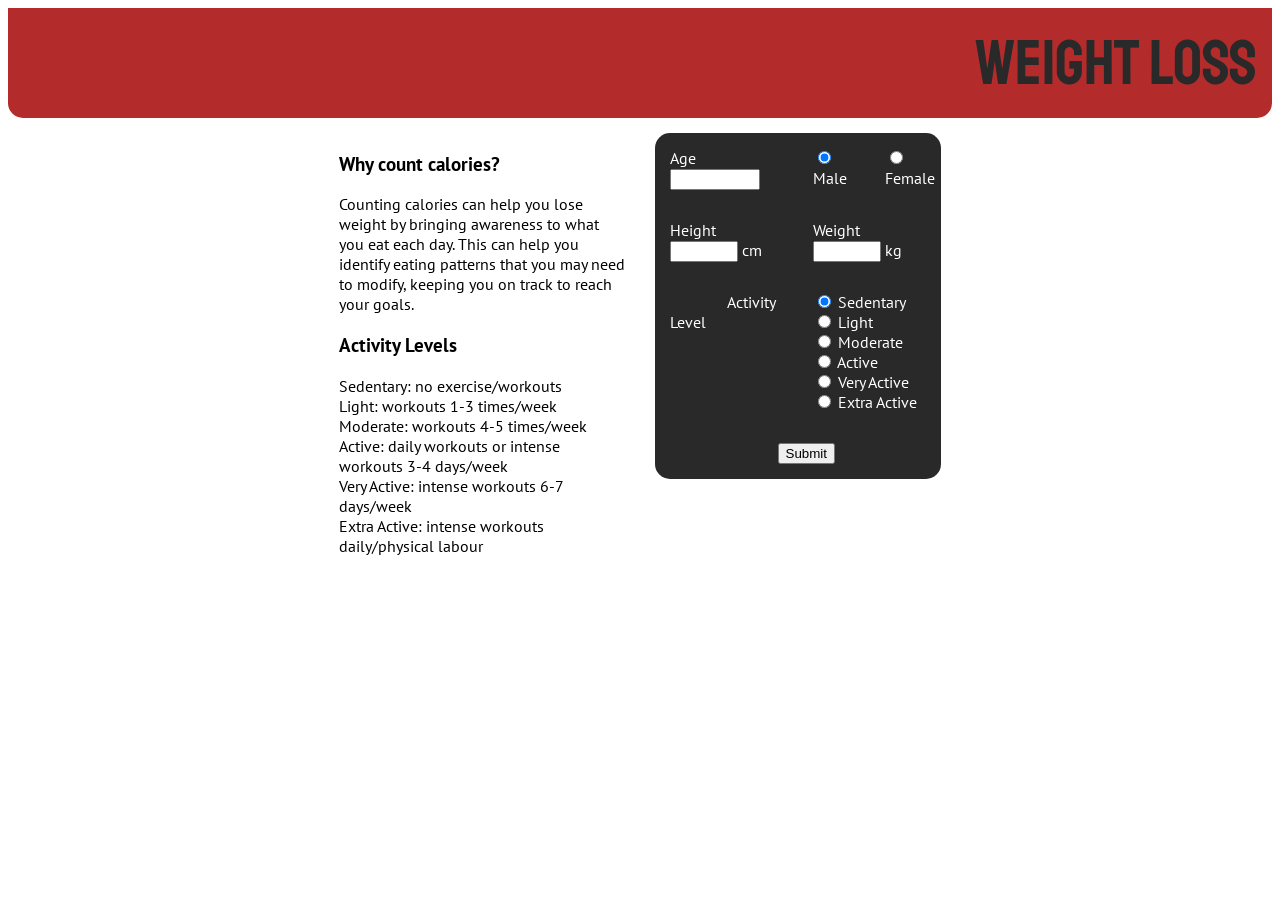
<file: src/projects/dapp/Calorie Calculator/index.html>
<!DOCTYPE html>
<html lang="en">
<head>
    <link rel='stylesheet' href='main.css'>
    <link rel="preconnect" href="https://fonts.googleapis.com">
    <link rel="preconnect" href="https://fonts.gstatic.com" crossorigin>
    <link href="https://fonts.googleapis.com/css2?family=PT+Sans&family=Staatliches&display=swap" rel="stylesheet">

    <script src="js/math.js" type="text/javascript"></script>

    <meta charset="UTF-8">
    <meta http-equiv="X-UA-Compatible" content="IE=edge">
    <meta name="viewport" content="width=device-width, initial-scale=1.0">
    <title>NO CALORIES</title>
</head>
<body>
    <div class='row'>
        <div class='header'>
            WEIGHT LOSS
        </div>
    </div>

    <div class='row'>
        <div class='col-25'></div>
        <div class='col-25'>
            <div class='faq-block'>
                <h3>Why count calories?</h3>
                <p>Counting calories can help you lose weight by bringing awareness to what you eat each day. This can help you identify eating patterns that you may need to modify, keeping you on track to reach your goals.</p>
                <h3>Activity Levels</h3>
                <p>Sedentary: no exercise/workouts
                    <br>Light: workouts 1-3 times/week
                    <br>Moderate: workouts 4-5 times/week
                    <br>Active: daily workouts or intense workouts 3-4 days/week
                    <br>Very Active: intense workouts 6-7 days/week
                    <br>Extra Active: intense workouts daily/physical labour
                </p>
            </div>
        </div>
        <div class='col-25'>
            <div class='form-block'>
                <form action="cal.html">
                    <div class='row'>
                        <div class='col-50'>
                            <label for='age-field'>Age</label>
                            <input type="number" class='age-field' id='age-field'>
                        </div>
                        <div class='col-25'>
                            <input type="radio" class='m-radio' id='m-radio' onclick="genderRadioMale()">
                            <label for='m-radio'>Male</label>
                        </div>
                        <div class='col-25'>
                            <input type="radio" class='f-radio' id='f-radio' onclick="genderRadioFem()">
                            <label for='f-radio'>Female</label>
                        </div>
                    </div>
                
                    <div class='row'>
                        <div class='col-50'>
                            <label for='height-field'>Height</label>
                            <input type="number" class='height-field' id='height-field'>
                            <label for='height-field'>cm</label>
                        </div>
                        <div class='col-50'>
                            <label for='height-field'>Weight</label>
                            <input type="number" class='weight-field' id='weight-field'>
                            <label for='weight-field'>kg</label>
                        </div>
                    </div>

                    <div class='row'>
                        <div class='col-50'>
                            <label class='activity-label'>Activity Level</label>
                        </div>
                        <div class='col-50'>
                            <div class='row'>
                                <input type="radio" class='sedentary' id='sedentary' onclick="setSed()">
                                <label for='sedentary'>Sedentary</label>
                            </div>

                            <div class='row'>
                                <input type="radio" class='light' id='light' onclick="setLig()">
                                <label for='light'>Light</label>
                            </div>

                            <div class='row'>
                                <input type="radio" class='moderate' id='moderate' onclick="setMod()">
                                <label for='moderate'>Moderate</label>
                            </div>

                            <div class='row'>
                                <input type="radio" class='active' id='active' onclick="setAct()">
                                <label for='active'>Active</label>
                            </div>

                            <div class='row'>
                                <input type="radio" class='very-active' id='very-active' onclick="setVac()">
                                <label for='very-active'>Very Active</label>
                            </div>
                        
                            <div class='row'>
                                <input type="radio" class='extra-active' id='extra-active' onclick="setEac()">
                                <label for='extra-active'>Extra Active</label>
                            </div>
                        </div>
                    </div>

                    <div class='row'>
                        <div class='col-100'>
                            <input type="submit" class='submit-button1' id='submit-button1' onclick="useFormula()">
                        </div>
                    </div>
                </form>
            </div>
        </div>
        <div class='col-25'></div>
    </div>

    <script src='js/main.js'></script>
</body>
</html>
</file>
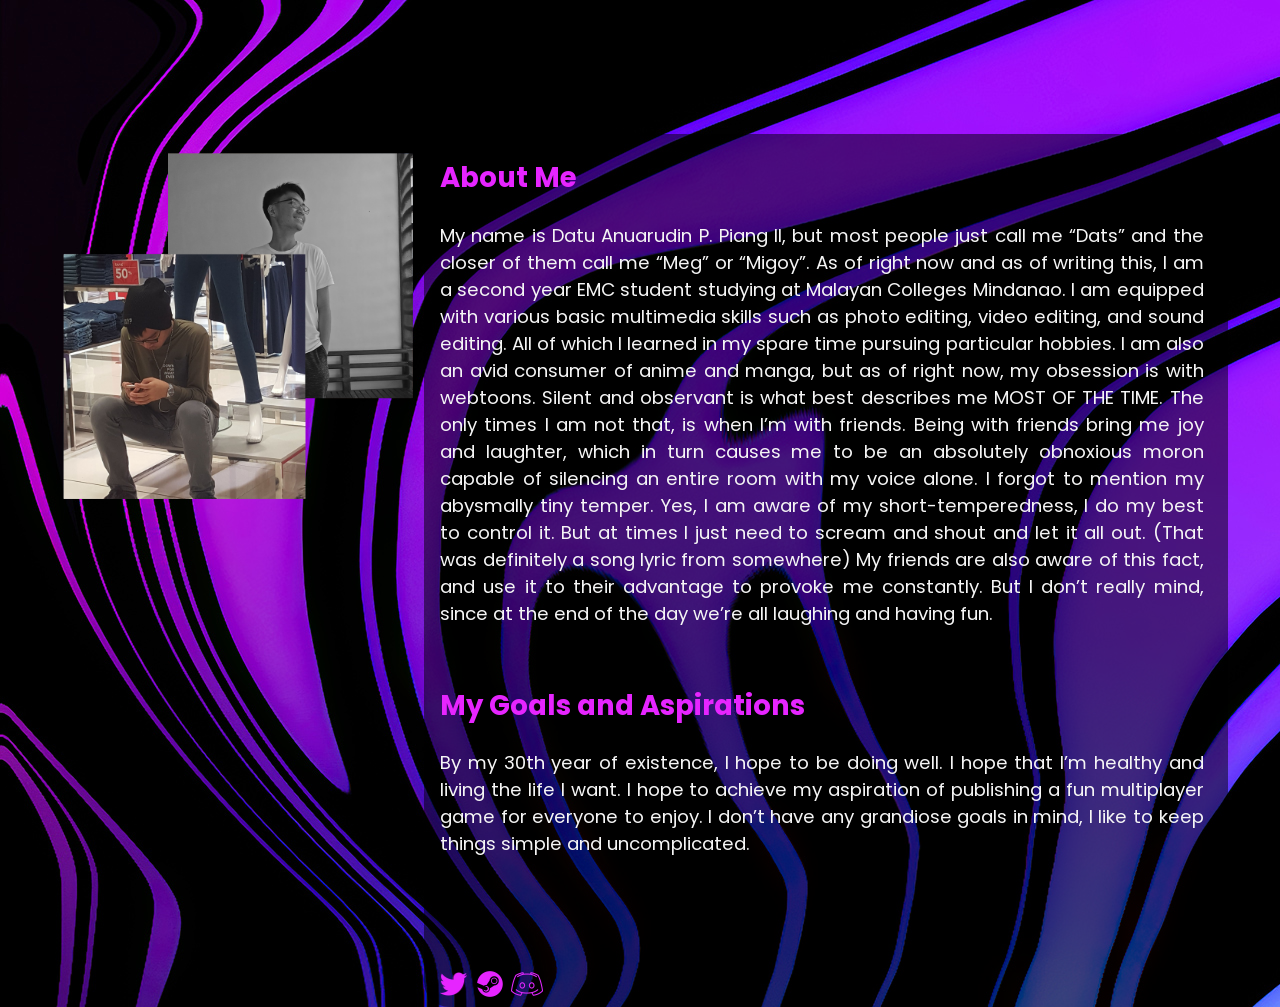
<file: src/projects/dapp/autobio/main.html>
<!DOCTYPE html>
<html lang="en">
<head>
    <meta charset="UTF-8">
    <meta http-equiv="X-UA-Compatible" content="IE=edge">
    <meta name="viewport" content="width=device-width, initial-scale=1.0">
    <title>Autobiography</title>
    <link rel="stylesheet" href="main.css">
    <link rel="preconnect" href="https://fonts.googleapis.com">
    <link rel="preconnect" href="https://fonts.gstatic.com" crossorigin>
    <link href="https://fonts.googleapis.com/css2?family=Poppins:ital,wght@0,200;0,300;0,400;0,600;1,100;1,700&display=swap" rel="stylesheet">
</head>
<body>
    <div class="pad"></div>
    <div class="content">
        <div class="img_ani">
            <div class="image1">
                <img src="img/img1.png">
            </div>
            <div class="image2">
                <img src="img/img2.png">
            </div></div>
        <div class="about-me">
            <div class="par1">
                <h2>About Me</h2>
                <p>My name is Datu Anuarudin P. Piang II, but most people just call me
                “Dats” and the closer of them call me “Meg” or “Migoy”. As of right
                now and as of writing this, I am a second year EMC student studying
                at Malayan Colleges Mindanao. I am equipped with various basic
                multimedia skills such as photo editing, video editing, and sound
                editing. All of which I learned in my spare time pursuing particular
                hobbies. I am also an avid consumer of anime and manga, but as of right
                now, my obsession is with webtoons. Silent and observant is what best
                describes me MOST OF THE TIME. The only times I am not that, is when
                I’m with friends. Being with friends bring me joy and laughter, which
                in turn causes me to be an absolutely obnoxious moron capable of
                silencing an entire room with my voice alone. I forgot to mention
                my abysmally tiny temper. Yes, I am aware of my short-temperedness, I
                do my best to control it. But at times I just need to scream and shout
                and let it all out. (That was definitely a song lyric from somewhere)
                My friends are also aware of this fact, and use it to their advantage
                to provoke me constantly. But I don’t really mind, since at the end of
                the day we’re all laughing and having fun.</p>
            </div>
            <div class="par2">
                <h2>My Goals and Aspirations</h2>
                <p>By my 30th year of existence, I hope to be doing well. I hope that I’m
                healthy and living the life I want. I hope to achieve my aspiration of
                publishing a fun multiplayer game for everyone to enjoy. I don’t have
                any grandiose goals in mind, I like to keep things simple and uncomplicated.</p>
            </div>
            <div class="social">
                <a href="https://twitter.com/thetwomeg"><img src="img/twitter.png"></a>
                <a href="https://steamcommunity.com/id/the_2meg/"><img src="img/steam.png" ></a>
                <a href="https://discordapp.com/users/300639919586672652"><img src="img/discord.png"></a>
            </div>
        </div>
        
    </div>
</body>
</html>
</file>
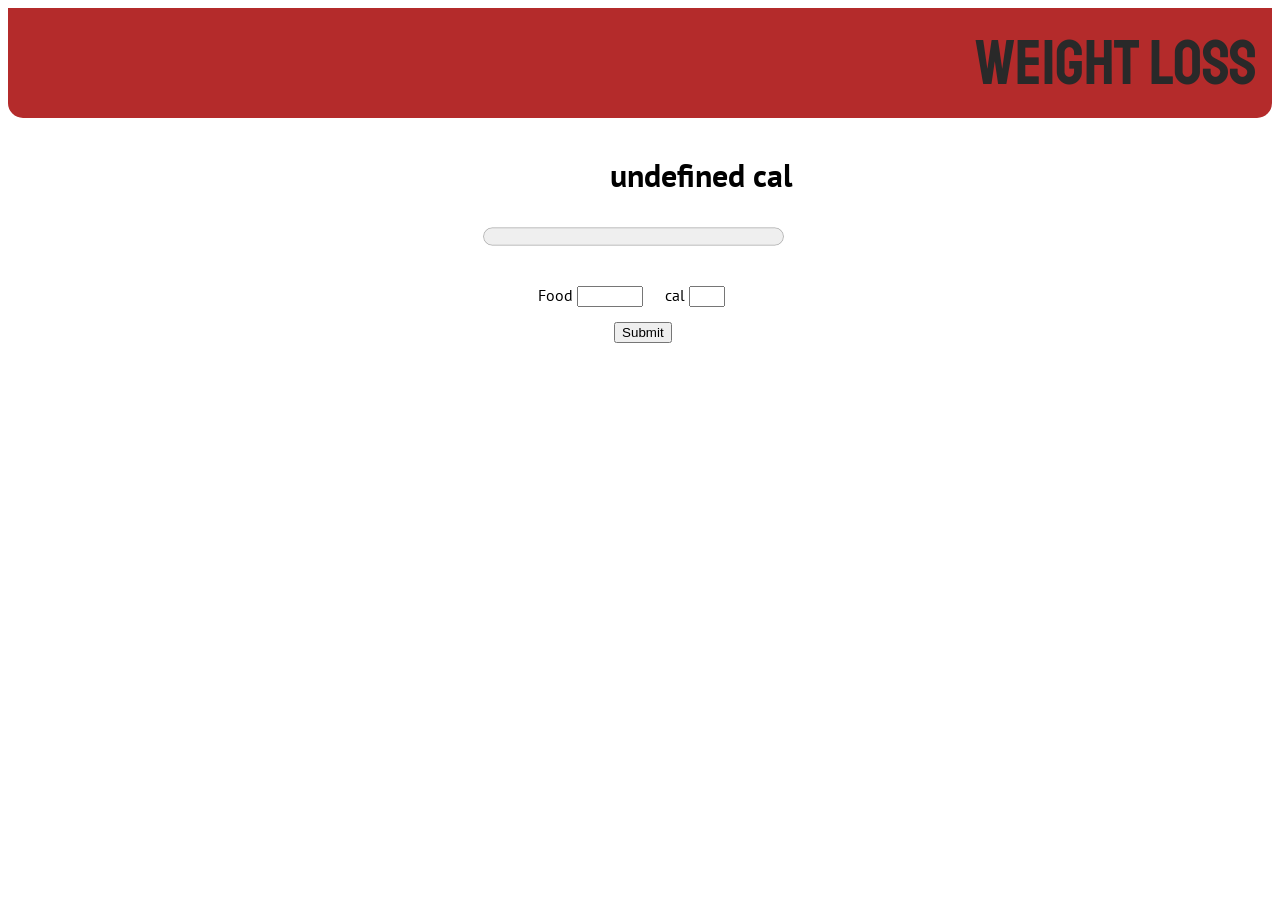
<file: src/projects/dapp/Calorie Calculator/cal.html>
<!DOCTYPE html>
<html lang="en">
<head>
    <link rel='stylesheet' href='main.css'>
    <link rel="preconnect" href="https://fonts.googleapis.com">
    <link rel="preconnect" href="https://fonts.gstatic.com" crossorigin>
    <link href="https://fonts.googleapis.com/css2?family=PT+Sans&family=Staatliches&display=swap" rel="stylesheet">

    <script src="js/math.js" type="text/javascript"></script>

    <meta charset="UTF-8">
    <meta http-equiv="X-UA-Compatible" content="IE=edge">
    <meta name="viewport" content="width=device-width, initial-scale=1.0">
    <title>NO CALORIES</title>
</head>
<body>
    <div class='row'>
        <div class='header'>
            WEIGHT LOSS
        </div>
    </div>

    <div class='row'>
        <div class='col-25'></div>
        <div class='col-50'>
            <div class='counter'>
                <div class='cal-values'>
                    <h1><a id='cal_limit'>0</a> cal</h1>
                </div>
                
                <progress class='progress-bar' max="1200" value="600" id='progress-bar'></progress>
            </div>
        </div>
        <div class='col-25'></div>
    </div>

    <div class='row'>
        <div class='col-25'></div>
        <div class='col-50'>
            <div class='food-container'>
                <div class='row'>
                    <label for='food-field' class='food-label'>Food</label>
                    <input type='text' class='food-field' id='food-field'>
                    <label for='cal-field' class='cal-label'>cal</label>
                    <input type='text' class='cal-field' id='cal-field'>
                </div>
    
                <div class='row'>
                    <input type="submit" class='submit-button2' onclick="subCals()">
                </div>
            </div>
        </div>
        <div class='col-25'></div>
    </div>
    
    <script src='js/cal.js'></script>
</body>
</html>
</file>
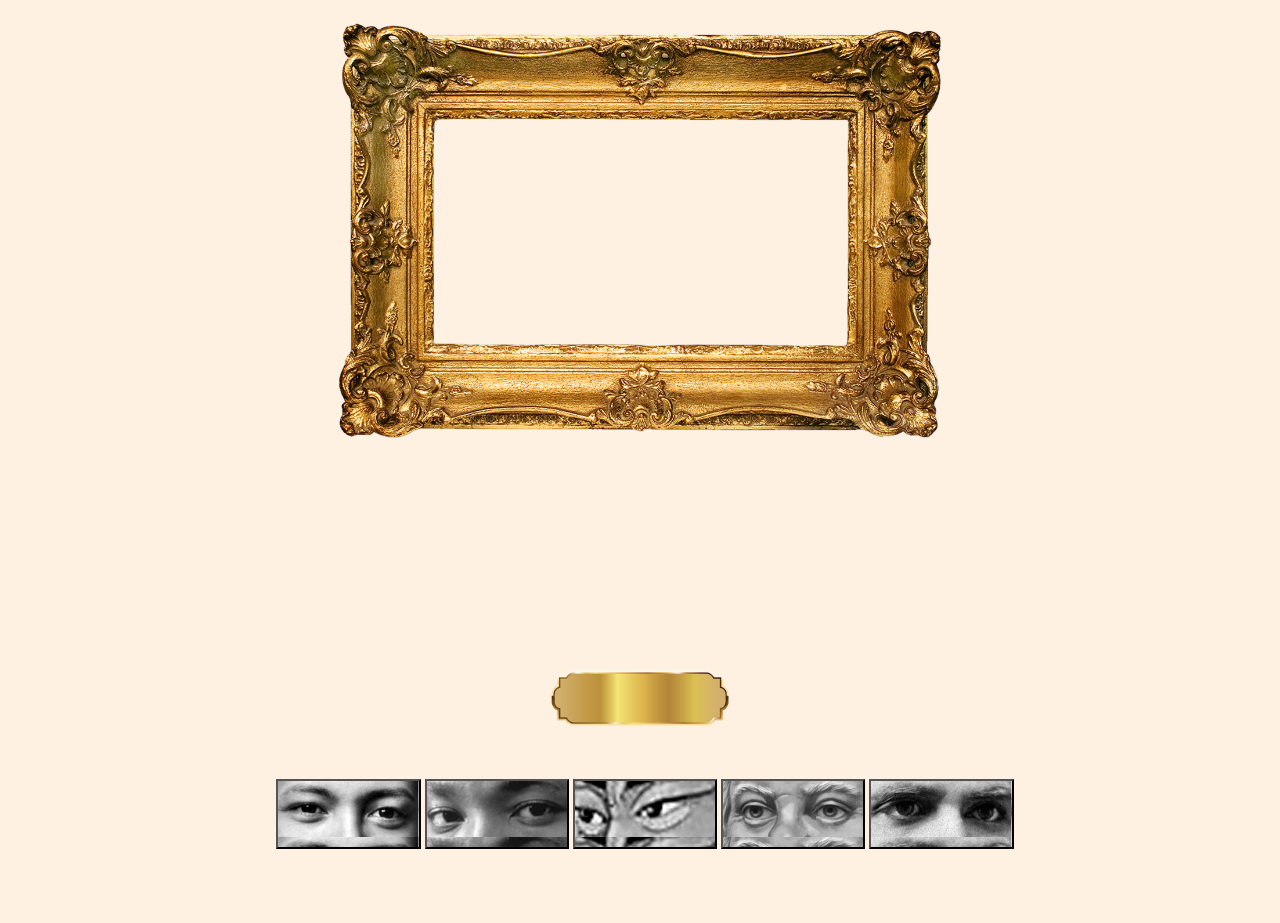
<file: src/projects/dapp/Quote Generator/main.html>
<!DOCTYPE html>
<html lang="en">
<head>
    <link rel='stylesheet' href='main.css'>
    <link rel="preconnect" href="https://fonts.googleapis.com">
    <link rel="preconnect" href="https://fonts.gstatic.com" crossorigin>
    <link href="https://fonts.googleapis.com/css2?family=Noto+Serif:ital@0;1&display=swap" rel="stylesheet">

    <meta charset="UTF-8">
    <meta http-equiv="X-UA-Compatible" content="IE=edge">
    <meta name="viewport" content="width=device-width, initial-scale=1.0">
    <title>Don't Quote Me On That</title>
</head>
<body>
    <div class='row'>
        <div class='col-1'></div>
        <div class='col-2'>
            <div class='frame_container'>
                <img src='img/blank.png' class='bg_img' id='bg_img'>
                <img src='img/blank.png' class='person_img' id='person_img'>
                <h1 class='quote_txt' id='quote_txt'></h1>
                <img src='img/frame.png' class='frame_img'>
            </div>
        </div>
        <div class='col-1'></div>
    </div>

    <div class='row'>
        <div class='col-1'></div>
        <div class='col-2'>
            <div class='plate_container'>
                <img src='img/plate.png' class='plate_img'>
                <h1 class='plate_txt' id='plate_txt'></h1>
            </div>
        </div>
        <div class='col-1'></div>
    </div>
        
    <div class='row'>
        <div class='col-4'></div>
        <div class='col-3'>
            <div class='button_container'>
                <button class='btn rizal' id='btn-rizal' onclick="setRizal()"></button>
                <button class='btn mart' id='btn-mart' onclick="setMart()"></button>
                <button class='btn sun' id='btn-sun' onclick="setSun()"></button>
                <button class='btn soc' id='btn-soc' onclick="setSoc()"></button>
                <button class='btn niet' id='btn-niet' onclick="setNiet()"></button>
            </div>
        </div>
        <div class='col-4'></div>
    </div>

    <div class='row'>
        <div class='col-1'></div>
        <div class='col-2'>
            <div class='quote_button_container'>
                <button class='quote_btn' id='quote_btn' onclick="getQuote()">EMPART WISDOM</button>
            </div>
        </div>
        <div class='col-1'></div>
    </div>
    <script src='main.js'></script>
</body>
</html>
</file>
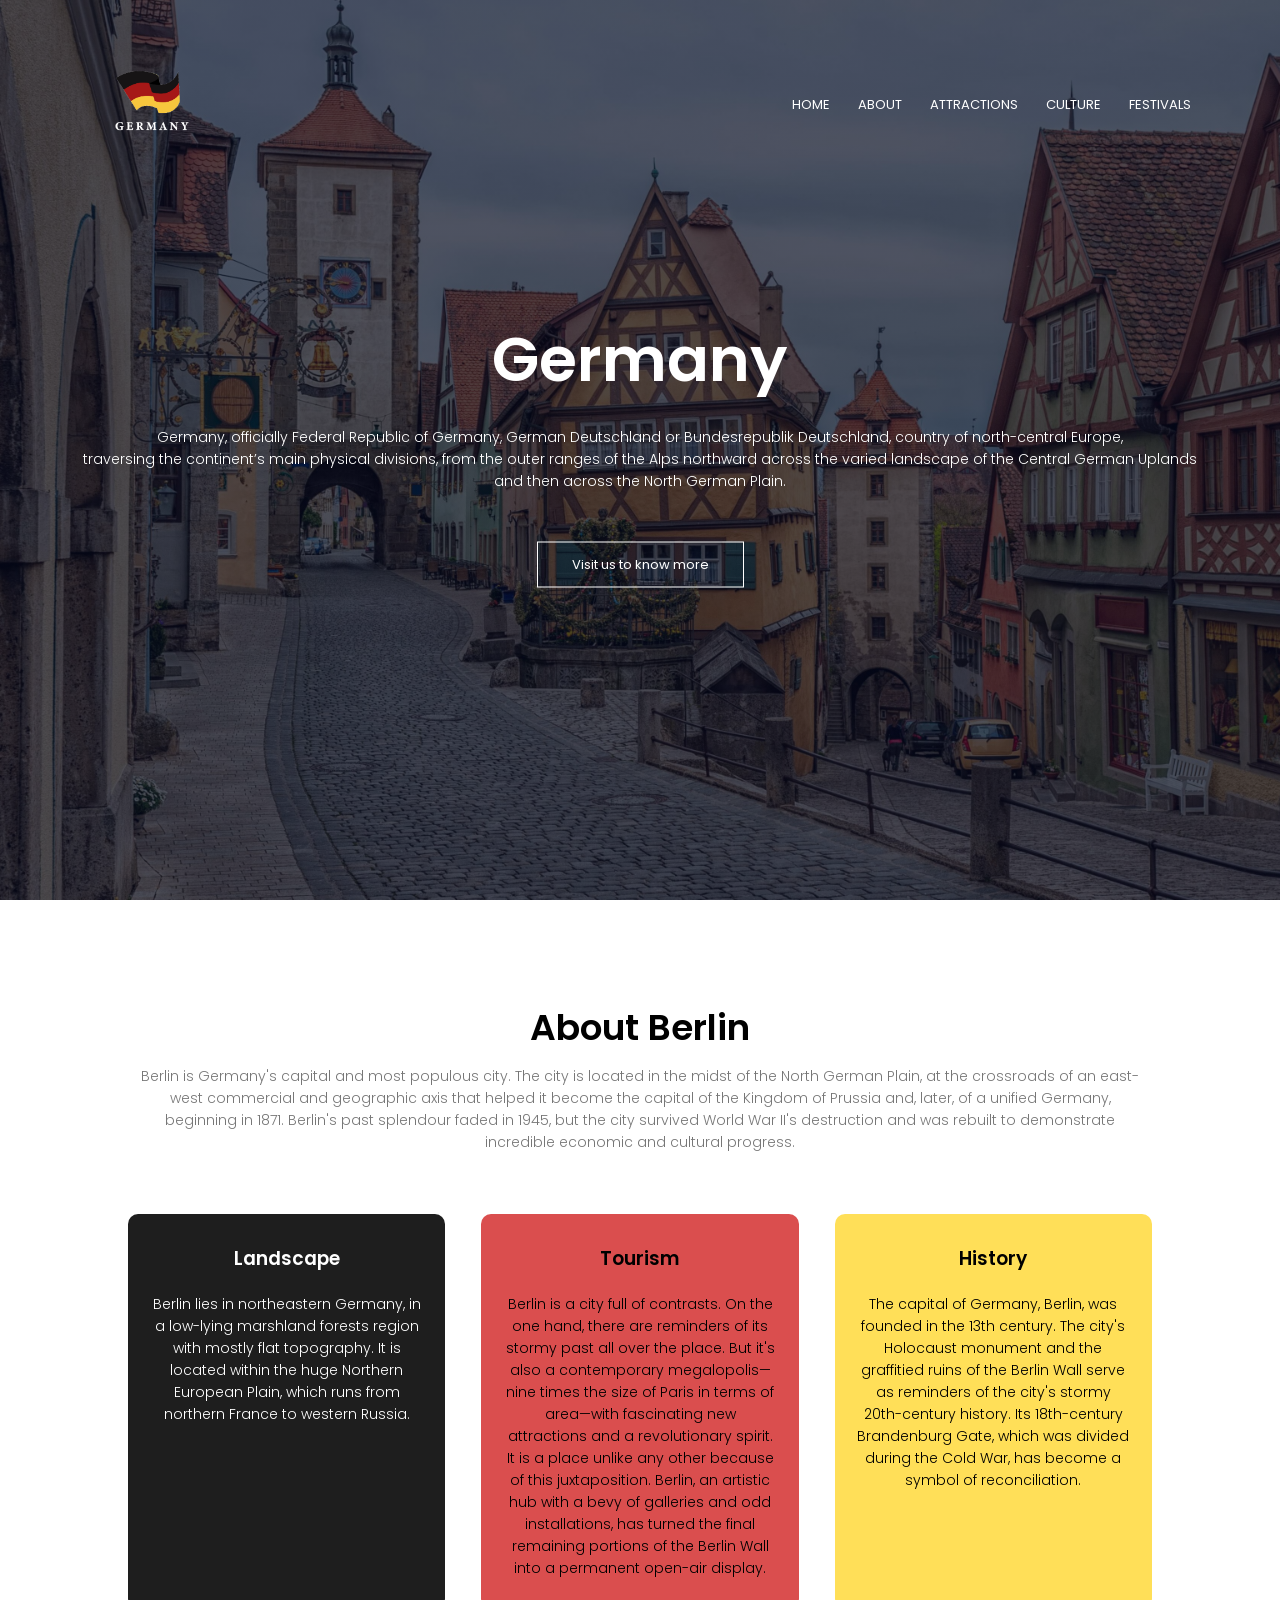
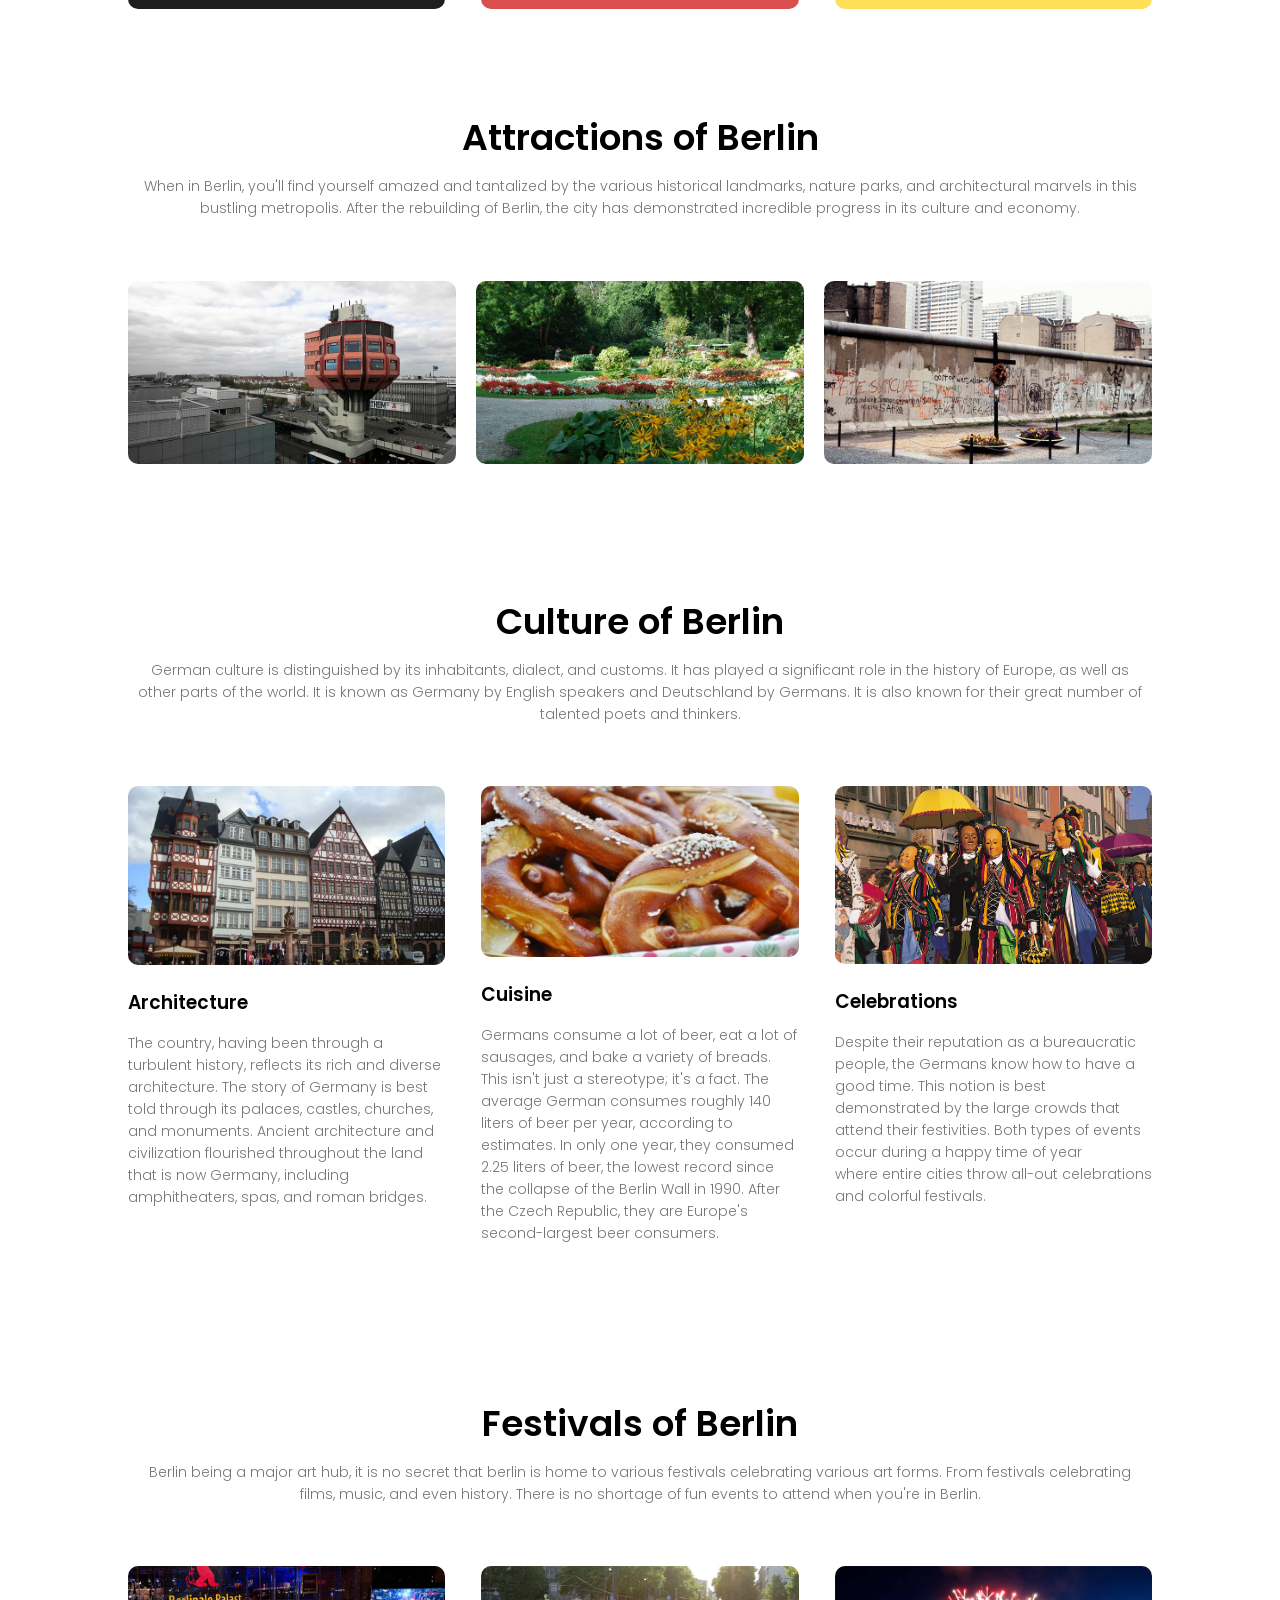
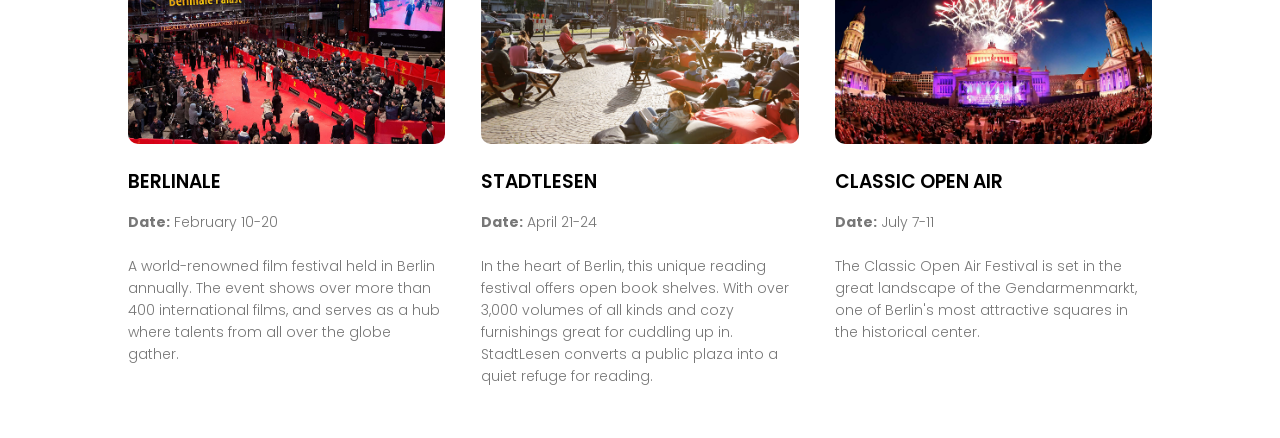
<file: src/projects/pair/web-prog-germany/germany.html>
<!DOCTYPE html>
<html>
    <head>
        <meta name="viewport" content="width=device-width, initial-scale=1.0">

        <link rel="stylesheet" href="germany.css">
        <link rel="preconnect" href="https://fonts.googleapis.com">
        <link rel="preconnect" href="https://fonts.gstatic.com" crossorigin>
        <link href="https://fonts.googleapis.com/css2?family=Poppins:ital,wght@0,200;0,300;0,400;0,600;1,100;1,700&display=swap" rel="stylesheet">
    </head>
    <body>
        <section class="header">
            <nav>
                <a href="germany.html"><img src="images/logo.png"></a>
                <div class = "nav-links">
                    <ul>
                        <li><a href="#header">HOME</a></li>
                        <li><a href="#about">ABOUT</a></li>
                        <li><a href="#attractions">ATTRACTIONS</a></li>
                        <li><a href="#culture">CULTURE</a></li>
                        <li><a href="#festivals">FESTIVALS</a></li>
                    </ul>
                </div>
            </nav>
        <div class="text-box">
            <h1>Germany</h1>
            <p>Germany, officially Federal Republic of Germany, German Deutschland or Bundesrepublik Deutschland, country of north-central Europe,<br>traversing the continent’s main physical divisions, from the outer ranges of the Alps northward across the varied landscape of the Central German Uplands<br>and then across the North German Plain.</p>
            <a href="" class="hero-btn">Visit us to know more</a>
        </div>
        </section>
        <!-------- ABOUT -------->
        <section class = "about" id="about">
            <h1>About Berlin</h1>
            <p>Berlin is Germany's capital and most populous city. The city is located in the midst of the North German Plain, at the crossroads of an east-west commercial and geographic axis that helped it become the capital of the Kingdom of Prussia and, later, of a unified Germany, beginning in 1871. Berlin's past splendour faded in 1945, but the city survived World War II's destruction and was rebuilt to demonstrate incredible economic and cultural progress.</p>
            
            <div class="row">
                <div class="about-col-black">
                    <h3>Landscape</h3>
                    <p>Berlin lies in northeastern Germany, in a low-lying marshland forests region with mostly flat topography. It is located within the huge Northern European Plain, which runs from northern France to western Russia.</p>
                </div>

                <div class="about-col-red">
                    <h3>Tourism</h3>
                    <p>Berlin is a city full of contrasts. On the one hand, there are reminders of its stormy past all over the place. But it's also a contemporary megalopolis—nine times the size of Paris in terms of area—with fascinating new attractions and a revolutionary spirit. It is a place unlike any other because of this juxtaposition. Berlin, an artistic hub with a bevy of galleries and odd installations, has turned the final remaining portions of the Berlin Wall into a permanent open-air display.</p>
                </div>

                <div class="about-col-yellow">
                    <h3>History</h3>
                    <p>The capital of Germany, Berlin, was founded in the 13th century. The city's Holocaust monument and the graffitied ruins of the Berlin Wall serve as reminders of the city's stormy 20th-century history. Its 18th-century Brandenburg Gate, which was divided during the Cold War, has become a symbol of reconciliation.</p>
                </div>
            </div>
        </section>
        <!-------- ATTRACTIONS -------->
        <section class = "attractions" id="attractions">
            <h1>Attractions of Berlin</h1>
            <p>When in Berlin, you'll find yourself amazed and tantalized by the various historical landmarks,
                nature parks, and architectural marvels in this bustling metropolis. After the rebuilding of
                Berlin, the city has demonstrated incredible progress in its culture and economy.</p>

            <div class="row">
                <div class = "attractions-col">
                    <img src = "images/Wonders/bierpinsel.png">
                    <div class="layer">
                        <h3>BIERPINSEL</h3>
                        <p>ARCHITECTURE</p>
                    </div>
                </div>
                <div class = "attractions-col">
                    <img src = "images/Wonders/luiseninsel.png">
                    <div class="layer">
                        <h3>LUISENINSEL</h3>
                        <p>PARK</p>
                    </div>
                </div>
                <div class = "attractions-col">
                    <img src = "images/Wonders/berlin_wall.png">
                    <div class="layer">
                        <h3>BERLIN WALL MEMORIAL</h3>
                        <p>MEMORIAL SITE</p>
                    </div>
                </div>
            </div>
        </section>

        <section class="culture" id="culture">
            <h1>Culture of Berlin</h1>
            <p>German culture is distinguished by its inhabitants, dialect, and customs. It has played a significant role in the history of Europe, as well as other parts of the world. It is known as Germany by English speakers and Deutschland by Germans. It is also known for their great number of talented poets and thinkers.</p>

            <div class = "row">
                <div class="culture-col">
                    <img src="images/Culture/german_architecture.jpg">
                    <h3>Architecture</h3>
                    <p>The country, having been through a turbulent history, reflects its rich and diverse architecture. The story of Germany is best told through its palaces, castles, churches, and monuments. Ancient architecture and civilization flourished throughout the land that is now Germany, including amphitheaters, spas, and roman bridges. </p>
                </div>

                <div class="culture-col">
                    <img src="images/Culture/german_cuisine.jpg">
                    <h3>Cuisine</h3>
                    <p>Germans consume a lot of beer, eat a lot of sausages, and bake a variety of breads. This isn't just a stereotype; it's a fact. The average German consumes roughly 140 liters of beer per year, according to estimates. In only one year, they consumed 2.25 liters of beer, the lowest record since the collapse of the Berlin Wall in 1990. After the Czech Republic, they are Europe's second-largest beer consumers.</p>
                </div>

                <div class="culture-col">
                    <img src="images/Culture/german_culture.png">
                    <h3>Celebrations</h3>
                    <p>Despite their reputation as a bureaucratic people, the Germans know how to have a good time. This notion is best demonstrated by the large crowds that attend their festivities. Both types of events occur during a happy time of year where entire cities throw all-out celebrations and colorful festivals.</p>
                </div>
            </div>
        </section>

        <!-------- FESTIVALS -------->
        <section class = "festivals" id="festivals">
            <h1>Festivals of Berlin</h1>
            <p>Berlin being a major art hub, it is no secret that berlin is home to various festivals
                celebrating various art forms. From festivals celebrating films, music, and even history.
                There is no shortage of fun events to attend when you're in Berlin.</p>
                
            <div class="row">
                <div class = "festivals-col">
                    <img src = "images/Festivals/berlinale.png">
                    <h3>BERLINALE</h3>
                    <p>
                        <b>Date:</b> February 10-20
                        <br><br>A world-renowned film festival held in Berlin annually.
                        The event shows over more than 400 international films, and serves as a hub where talents from all over the globe gather.
                    </p>
                </div>
                <div class = "festivals-col">
                    <img src = "images/Festivals/stadtlesen.png">
                    <h3>STADTLESEN</h3>
                    <p>
                        <b>Date:</b> April 21-24
                        <br><br>In the heart of Berlin, this unique reading festival offers open book shelves. With over 3,000 volumes of all kinds and cozy furnishings great for cuddling up in. StadtLesen converts a public plaza into a quiet refuge for reading.
                    </p>
                </div>
                
                <div class = "festivals-col">
                    <img src = "images/Festivals/open_air.png">
                    <h3>CLASSIC OPEN AIR</h3>
                    <p>
                        <b>Date:</b> July 7-11
                        <br><br>The Classic Open Air Festival is set in the great landscape of the Gendarmenmarkt, one of Berlin's most attractive squares in the historical center.
                    </p>
                </div>
            </div>
        </section>
    </body>
</html>
</file>
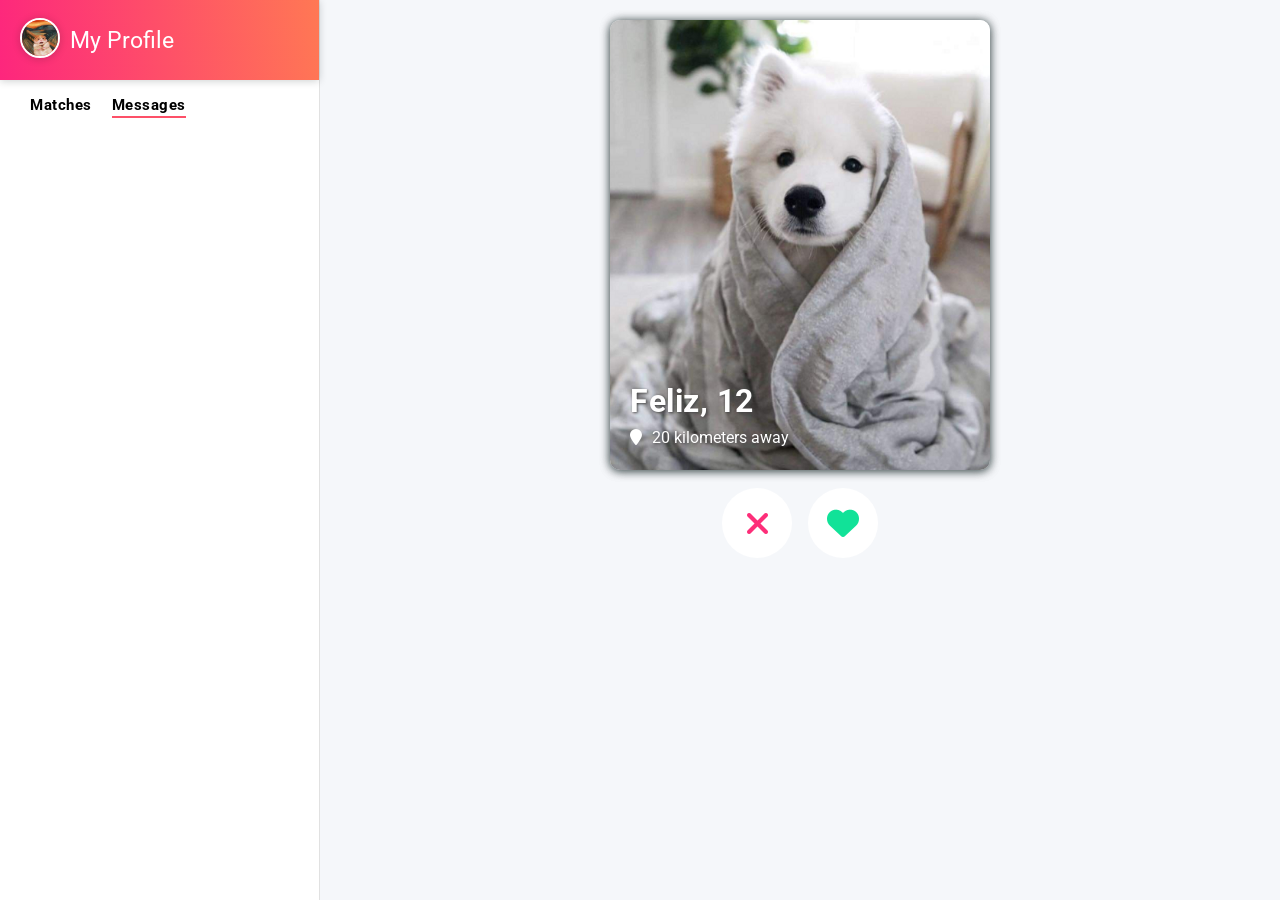
<file: src/projects/pair/web-prog-m2exam/main.html>
<!DOCTYPE html>
<html lang="en">
    <head>
        <meta charset="UTF-8" />
        <meta name="viewport" content="width=device-width, initial-scale=1.0">
        <link rel="stylesheet" href="style.css" />
        <link rel="preconnect" href="https://fonts.googleapis.com">
        <link rel="preconnect" href="https://fonts.gstatic.com" crossorigin>
        <link href="https://fonts.googleapis.com/css2?family=Roboto:wght@300;400;500;700&display=swap" rel="stylesheet">
        <link rel="stylesheet" href="https://cdnjs.cloudflare.com/ajax/libs/font-awesome/6.0.0-beta3/css/all.min.css">
        <title>Tinder</title>
    </head>
    <body>
        <div class="container">
            <div class="side" id='side'>
                <div class="header">
                    <div class="avatar">
                        <img src="img/user.jpg" alt="">
                    </div>
                <div class="title">My Profile</div>
                </div>
                <div class="menu">
                    <ul>
                        <li>Matches</li>
                        <li class="active">Messages</li>
                    </ul>
                </div>

            </div>
            <div class="content">
                <div class="card">
                    <div class="user">
                        <img class="user" id='user' src="img/0.png" alt="">
                        <div class="profile">
                            <div class='name-age'>
                                <div class="name" id='name'>Feliz</div>
                                <div class='age' id='age'>, 12</div>
                            </div>
                            
                            <div class="local">
                                <i class="fas fa-map-marker alt"></i>
                                <span id='distance'>20 kilometers away</span>
                            </div>
                        </div>
                    </div>
                </div>
                <div class="buttons">
                    <div class="no">
                        <i class="fas fa-times" id='button1' onclick="unmatchFunction()"></i>
                    </div>
                    <div class="heart">
                        <i class=" fas fa-heart" id='button'3 onclick="heartFunction()"></i>
                    </div>
                </div>
            </div>
        </div>

        <script src='main.js'></script>
    </body>
</html>
</file>
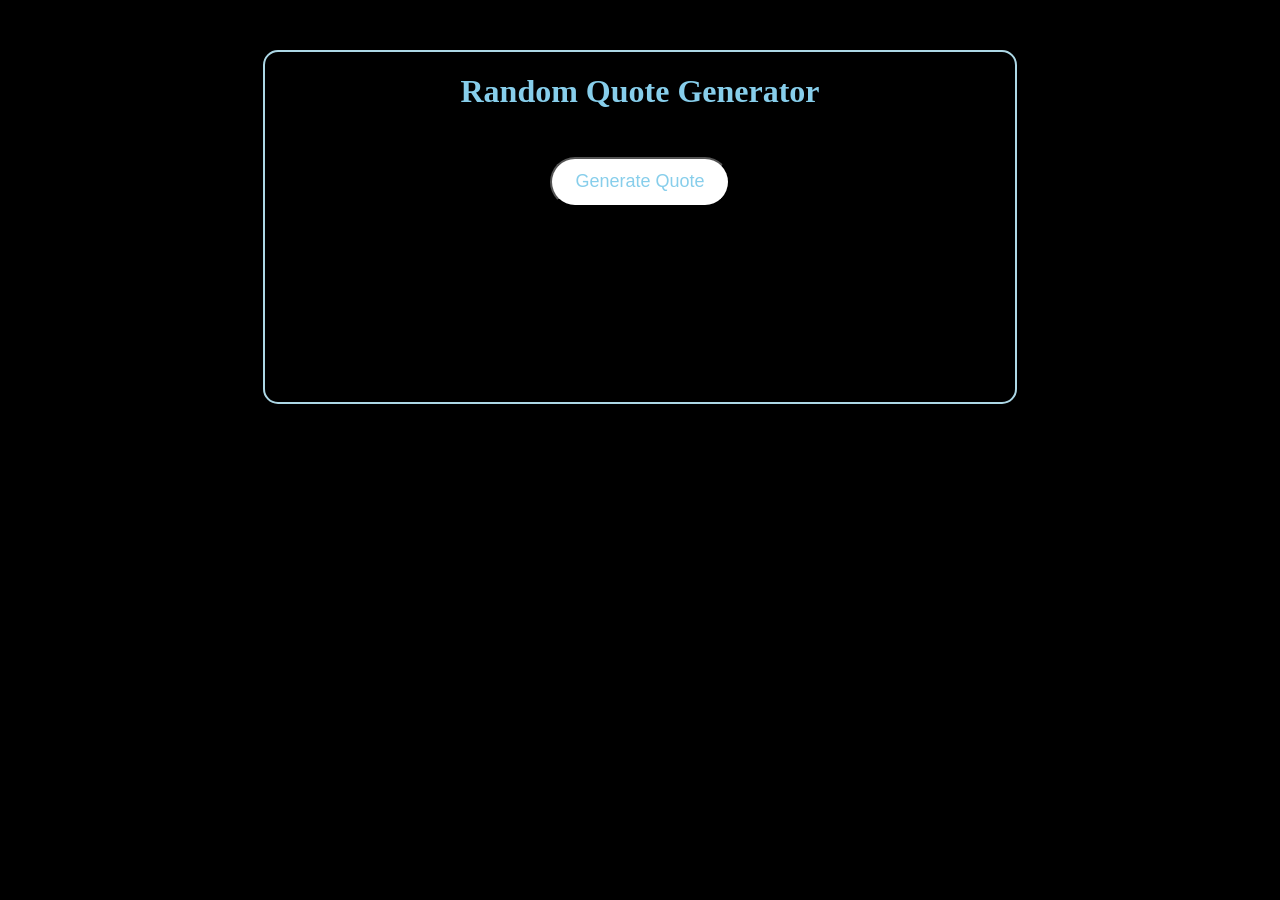
<file: src/projects/ptrcg/quote-generator-main/main.html>
<!DOCTYPE html>
<html lang="en">
    <head>
        <meta charset="UTF-8">
        <meta name="viewport" content="width=device-width, initial-scale=1.0">
        <meta http-equiv="X-UA-Compatible" content="ie=edge">
        <link rel="stylesheet" href="style.css">
        <title>Random Quote Generator</title>
    </head>
    <body> 

        <div id="container">
            <h1>Random Quote Generator</h1>
            <button id="btn">Generate Quote</button>
            <div id="output"></div>
        </div>
        <script src="main.js"></script>
    </body>
</html>
</file>
<file: src/projects/dapp/Calorie Calculator/main.css>
* {
  box-sizing: border-box;
}
[class*="col-"] {
  float: left;
  padding: 15px;
}
.col-25 {
  width: 25%;
}
.col-50 {
  width: 50%;
}
.col-35 {
  width: 35%;
}
.col-15 {
  width: 15%;
}
.col-100 {
  width: 100%;
}
.col-70 {
  width: 70%;
}
.row::after {
  content: "";
  clear: both;
  display: table;
}
.header {
  font-family: "Staatliches", cursive;
  font-size: 4em;
  color: rgb(41, 41, 41);
  width: 100%;
  height: auto;
  padding: 15px;
  background-color: rgb(180, 43, 43);
  text-align: end;
  border-bottom-left-radius: 15px;
  border-bottom-right-radius: 15px;
}
html {
  font-family: "PT Sans", sans-serif;
}
.age-field {
  width: 80%;
}
.height-field {
  width: 60%;
}
.weight-field {
  width: 60%;
}
.activity-label {
  margin-left: 50%;
}
.submit-button1 {
  margin-left: 42%;
}
.form-block {
  background-color: rgb(41, 41, 41);
  color: white;
  border-radius: 15px;
}
.progress-bar {
  margin-left: 24%;
  width: 50%;
  height: 2.3rem;
  color: rgb(180, 43, 43);
}
.progress-bar::-webkit-progress-value {
  background: rgb(180, 43, 43);
}
.progress-bar::-moz-progress-bar {
  background: rgb(180, 43, 43);
}
.food-label {
  margin-left: 33%;
}
.food-field {
  width: 11%;
}
.cal-label {
  margin-left: 3%;
}
.cal-field {
  width: 6%;
}
.submit-button2 {
  margin-top: 15px;
  margin-left: 45.7%;
}
.cal-values {
  margin-left: 45%;
}
</file>
<file: src/projects/dapp/autobio/main.css>
body {
  background: #e7e5d7;
  background-image: url("img/bg.jpg");
}
.about-me {
  color: whitesmoke;
  font-family: "Poppins", sans-serif;
  font-size: 115%;
  max-width: 68%;
  height: auto;
  text-align: justify;
  float: right;
  justify-content: space-around;
  background-color: rgb(0, 0, 0, 0.5);
  border-radius: 25px;
}
.par1 {
  padding-left: 2%;
  padding-right: 3%;
}
.par1 h2 {
  color: #e625ff;
}
.par2 {
  padding-top: 2%;
  padding-left: 2%;
  padding-right: 3%;
}
.par2 h2 {
  color: #e625ff;
}
.content {
  align-items: center;
  max-width: 100%;
  height: auto;
  padding-left: 3%;
  padding-right: 3.5%;
}
.image1 img {
  max-width: 30%;
  height: auto;
  height: auto;
  float: left;
  position: absolute;
}
.image2 img {
  max-width: 30%;
  height: auto;
  height: auto;
  float: left;
  position: absolute;
  animation: fade 5s infinite ease-in-out alternate;
}
@keyframes fade {
  0% {
    opacity: 1;
  }
  45% {
    opacity: 1;
  }
  55% {
    opacity: 0;
  }
  100% {
    opacity: 0;
  }
}
.pad {
  padding-top: 10%;
}
.social {
  padding-top: 11.5%;
  padding-left: 1.7%;
}
.social img {
  max-width: 4%;
  height: auto;
}
</file>
<file: src/projects/dapp/Quote Generator/main.css>
* {
  box-sizing: border-box;
}
[class*="col-"] {
  float: left;
  padding: 15px;
}
.col-1 {
  width: 25%;
}
.col-2 {
  width: 50%;
}
.col-3 {
  width: 65%;
}
.col-4 {
  width: 17.5%;
}
.row::after {
  content: "";
  clear: both;
  display: table;
}
html {
  font-family: "Noto Serif", serif;
}
body {
  background-color: rgb(255, 241, 225);
}
.frame_container {
  position: relative;
}
.frame_img {
  position: absolute;
  max-width: 100%;
  height: auto;
  opacity: 100%;
}
.bg_img {
  position: absolute;
  max-width: 73%;
  height: auto;
  top: 8rem;
  left: 8rem;
}
.person_img {
  position: absolute;
  max-width: 25%;
  height: auto;
  top: 18rem;
  left: 8rem;
}
.quote_txt {
  color: goldenrod;
  text-align: right;
  text-anchor: end;
  position: absolute;
  margin-top: 9.6rem;
  margin-left: 10rem;
  margin-right: 10rem;
}
.plate_container {
  position: relative;
  margin-top: 38.5rem;
}
.plate_img {
  position: absolute;
  max-width: 30%;
  height: auto;
  left: 35%;
}
.plate_txt {
  text-align: center;
  text-anchor: middle;
  position: absolute;
  left: 42.5%;
}
.button_container {
  position: relative;
  margin-top: 5rem;
  margin-left: 2rem;
}
.btn {
  width: 19%;
  height: 70px;
  background-size: 100%, 70px;
  filter: grayscale(100%);
  cursor: pointer;
}
.btn:hover {
  filter: grayscale(0%);
}
.rizal {
  background-image: url("img/button_rizal.jpg");
}
.mart {
  background-image: url("img/button_martin.jpg");
}
.sun {
  background-image: url("img/button_sun.jpg");
}
.soc {
  background-image: url("img/button_socrates.jpg");
}
.niet {
  background-image: url("img/button_niet.jpg");
}
.quote_button_container {
  position: relative;
}
.quote_btn {
  position: absolute;
  cursor: pointer;
  font-family: "Noto Serif", serif;
  background-color: rgb(235, 188, 0);
  border: none;
  color: black;
  padding: 10px 20px;
  text-align: center;
  text-decoration: none;
  display: inline-block;
  margin: 4px 2px;
  border-radius: 16px;
  left: 41%;
  visibility: hidden;
}
.quote_btn:hover {
  background-color: #f1f1f1;
}
</file>
<file: src/projects/pair/web-prog-germany/germany.css>
* {
  margin: 0;
  padding: 0;
  font-family: "Poppins", sans-serif;
}
.header {
  min-height: 100vh;
  width: 100%;
  background-image: linear-gradient(rgba(4, 9, 30, 0.7), rgba(4, 9, 30, 0.7)),
    url(images/banner.jpg);
  background-position: center;
  background-size: cover;
  position: relative;
}
nav {
  display: flex;
  padding: 2% 6%;
  justify-content: space-between;
  align-items: center;
}
nav img {
  width: 150px;
}
.nav-links {
  flex: 1;
  text-align: right;
}
.nav-links ul li {
  list-style: none;
  display: inline-block;
  padding: 8px 12px;
  position: relative;
}
.nav-links ul li a {
  color: #fff;
  text-decoration: none;
  font-size: 13px;
}
.nav-links ul li::after {
  content: "";
  width: 0%;
  height: 2px;
  background: #f44336;
  display: block;
  margin: auto;
  transition: 0.5s;
}
.nav-links ul li:hover::after {
  width: 100%;
}
.text-box {
  width: 90%;
  color: #fff;
  position: absolute;
  top: 50%;
  left: 50%;
  transform: translate(-50%, -50%);
  text-align: center;
}
.text-box h1 {
  font-size: 62px;
}
.text-box p {
  margin: 10px 0 40px;
  font-size: 14px;
  color: #fff;
}
.hero-btn {
  display: inline-block;
  text-decoration: none;
  color: #fff;
  border: 1px solid #fff;
  padding: 12px 34px;
  font-size: 13px;
  background: transparent;
  position: relative;
  cursor: pointer;
}
.hero-btn:hover {
  border: 1px solid #f44336;
  background: #f44336;
  transition: 0.6s;
}

/*-------about------*/

.about {
  width: 80%;
  margin: auto;
  text-align: center;
  padding-top: 100px;
}
h1 {
  font-size: 36px;
  font-weight: 600;
}
p {
  color: #777;
  font-size: 14px;
  font-weight: 300;
  line-height: 22px;
  padding: 10px;
}

.row {
  margin-top: 5%;
  display: flex;
  justify-content: space-between;
}
.about-col {
  flex-basis: 31%;
  background: #fff3f3;
  border-radius: 10px;
  margin-bottom: 5%;
  padding: 20px 12px;
  box-sizing: border-box;
  transition: 0.5s;
}
.about-col-black {
  flex-basis: 31%;
  background: #1e1e1e;
  border-radius: 10px;
  margin-bottom: 5%;
  padding: 20px 12px;
  box-sizing: border-box;
  transition: 0.5s;
}
.about-col-red {
  flex-basis: 31%;
  background: #da4e4e;
  border-radius: 10px;
  margin-bottom: 5%;
  padding: 20px 12px;
  box-sizing: border-box;
  transition: 0.5s;
}
.about-col-yellow {
  flex-basis: 31%;
  background: #ffdf58;
  border-radius: 10px;
  margin-bottom: 5%;
  padding: 20px 12px;
  box-sizing: border-box;
  transition: 0.5s;
}
.about-col-black h3 {
  color: #fff;
  text-align: center;
  font-weight: 600;
  margin: 10px 0;
}
.about-col-black p {
  color: #fff;
  font-size: 14px;
  font-weight: 300;
  line-height: 22px;
  padding: 10px;
}
h3 {
  color: #000;
  text-align: center;
  font-weight: 600;
  margin: 10px 0;
}
.about-col-red h3 {
  color: #000;
  text-align: center;
  font-weight: 600;
  margin: 10px 0;
}
.about-col-red p {
  color: #000;
  font-size: 14px;
  font-weight: 300;
  line-height: 22px;
  padding: 10px;
}
.about-col-yellow h3 {
  color: #000;
  text-align: center;
  font-weight: 600;
  margin: 10px 0;
}
.about-col-yellow p {
  color: #000;
  font-size: 14px;
  font-weight: 300;
  line-height: 22px;
  padding: 10px;
}
.about-col:hover {
  box-shadow: 0 0 20px 0px rgba(0, 0, 0, 0.2);
}
.about-col-black:hover {
  box-shadow: 0 0 20px 0px rgba(0, 0, 0);
}
.about-col-red:hover {
  box-shadow: 0 0 20px 0px rgb(228, 18, 18);
}
.about-col-yellow:hover {
  box-shadow: 0 0 20px 0px rgb(253, 207, 0);
}

/*--------attractions --------*/

.attractions {
  width: 80%;
  margin: auto;
  text-align: center;
  padding-top: 50px;
}
.attractions-col {
  flex-basis: 32%;
  border-radius: 10px;
  margin-bottom: 30px;
  position: relative;
  overflow: hidden;
}
.attractions-col img {
  width: 100%;
  display: block;
}
.layer {
  background: transparent;
  height: 100%;
  width: 100%;
  position: absolute;
  top: 0;
  left: 0;
  transition: 0.5s;
}
.layer:hover {
  background: rgba(220, 220, 220, 0.5);
}
.layer h3 {
  width: 100%;
  font-weight: 700;
  color: #000;
  font-size: 26px;
  bottom: 0;
  left: 50%;
  transform: translateX(-50%);
  position: absolute;
  opacity: 0;
  transition: 0.5s;
}
.layer:hover h3 {
  bottom: 45%;
  opacity: 1;
}
.layer p {
  width: 100%;
  font-weight: 320;
  color: #000;
  font-size: 26px;
  bottom: 0;
  left: 50%;
  transform: translateX(-50%);
  position: absolute;
  opacity: 0;
  transition: 0.5s;
}
.layer:hover p {
  bottom: 40%;
  opacity: 1;
}
/*-------- culture --------*/
.culture {
  width: 80%;
  margin: auto;
  text-align: center;
  padding-top: 100px;
}
.culture-col {
  flex-basis: 31%;
  border-radius: 10px;
  margin-bottom: 5%;
  text-align: left;
}
.culture-col img {
  width: 100%;
  border-radius: 10px;
}
.culture-col p {
  padding: 0;
}
.culture-col h3 {
  margin-top: 16px;
  margin-bottom: 15px;
  text-align: left;
}
/*--------festivals --------*/

.festivals {
  width: 80%;
  margin: auto;
  text-align: center;
  padding-top: 100px;
}
.festivals-col {
  flex-basis: 31%;
  border-radius: 10px;
  margin-bottom: 5%;
  text-align: left;
}
.festivals-col img {
  width: 100%;
  border-radius: 10px;
}
.festivals-col p {
  padding: 0;
}
.festivals-col h3 {
  margin-top: 16px;
  margin-bottom: 15px;
  text-align: left;
}
</file>
<file: src/projects/pair/web-prog-m2exam/style.css>
* {
  box-sizing: border-box;
}
body {
  background-color: #f5f7fa;
  font-family: "Roboto", sans-serif;
  margin: 0;
}
.container {
  display: flex;
}
.side {
  min-width: 320px;
  height: 200px;
  background-color: #fff;
  height: 100%;
  min-height: 100vh;
  border-right: 1px solid #e1e1e1;
}
.side .header {
  background: linear-gradient(262deg, #ff7854, #fd267d);
  width: 100%;
  height: 80px;
  box-shadow: 0 1px 8px 0 rgba(0, 20, 20, 0.2);
  display: flex;
  align-items: center;
  padding: 0 20px;
}
.side .header .avatar img {
  width: 40px;
  height: 40px;
  border-radius: 20px;
  border: 2px solid #fff;
  box-shadow: 0 1px 8px 0 rgba(0, 20, 20, 0.2);
}
.side .header .title {
  padding: 0 10px;
  color: #fff;
  font-size: 23px;
}
.side .menu ul {
  display: flex;
  padding: 0 20px;
}
.side .menu ul li {
  list-style: none;
  margin: 0 10px;
  font-weight: 700;
  font-size: 15px;
  letter-spacing: 0.5px;
}
.side .menu .active {
  border-bottom: 2px solid #fd5068;
  padding-bottom: 2px;
}
.side .messages {
  padding: 10px 20px;
  display: flex;
  align-items: center;
  transition: 0.2 box-shadow;
}
.side .messages .avatar img {
  width: 70px;
  height: 70px;
  border-radius: 70px;
}
.side .messages .user {
  padding: 0 10px;
  font-weight: 500;
  font-size: 18px;
  letter-spacing: 0.5px;
}
.side .messages .text {
  width: 200px;
  white-space: nowrap;
  overflow: hidden;
  text-overflow: ellipsis;
  padding: 0 10px;
  font-weight: 300;
  font-size: 15px;
  opacity: 0.8;
}
.side .messages:hover {
  box-shadow: 0 0 5px 0 rgba(43, 78, 78, 01);
  border-right: 5px solid #fd5068;
}
.content {
  width: 100%;
  display: flex;
  padding: 20px 0;
  align-items: center;
  flex-direction: column;
}
.content .card {
  position: relative;
  height: 450px;
}
.content .card .user {
  width: 380px;
  height: 450px;
  object-fit: cover;
  border-radius: 10px;
  box-shadow: 0 1px 10px 0 rgba(0, 20, 20, 0.5);
}
.content .card .user .profile {
  position: absolute;
  bottom: 0;
  left: 20px;
}
.content .card .user .name {
  color: #fff;
  font-size: 32px;
  font-weight: 700;
  letter-spacing: 0.5px;
  text-shadow: 1px 1px 3px #444;
  float: left;
}
.content .card .local {
  display: flex;
  align-items: center;
  padding: 0 0 20px 0;
}
.content .card .local i {
  margin: 5px 0;
  color: #fff;
}
.content .card .local span {
  color: #fff;
  padding: 0 10px;
  text-shadow: 1px 1px 3px #444;
}
.content .buttons {
  margin-top: 10px;
  display: flex;
  align-items: center;
}
.content .buttons .no i {
  color: #fd2e79;
  font-size: 33px;
}
.content .buttons .star i {
  color: #2bb1ff;
  font-size: 22px;
}
.content .buttons .heart i {
  color: #11e298;
  font-size: 32px;
}
.content .buttons .no,
.star,
.heart {
  background-color: #fff;
  width: 70px;
  height: 70px;
  box-shadow: 0 1px 10px 30 rgba (0, 20, 20, 0.1);
  display: flex;
  justify-content: center;
  align-items: center;
  border-radius: 50px;
  margin: 8px;
  transition: 0.2s transform;
}
.no:hover,
.star:hover,
.heart:hover {
  transform: scale(1.1);
}
.name-age {
  display: inline-block;
}
.content .card .user .age {
  color: #fff;
  font-size: 32px;
  font-weight: 700;
  letter-spacing: 0.5px;
  text-shadow: 1px 1px 3px #444;
  float: left;
}
</file>
<file: src/projects/ptrcg/quote-generator-main/style.css>
body {
    background-color: black;
}

#container {
    background-color: black;
    border: 2px solid lightblue;
    border-radius: 15px;
    height: 350px;
    width: 750px;
    margin: 50px auto;
    text-align: center;
}

h1 {
    text-align: center;
    color: skyblue;
}

#btn {
    margin: 25px auto;
    height: 50px;
    width: 180px;
    font-size: 18px;
    background-color: white;
    color: skyblue;
    outline: black;
    border-radius: 50px;
}

#output {
    margin: 25px;
    font-size: 24px;
    color: skyblue;
    font-family: Helvetica, sans-serif;
}
</file>
